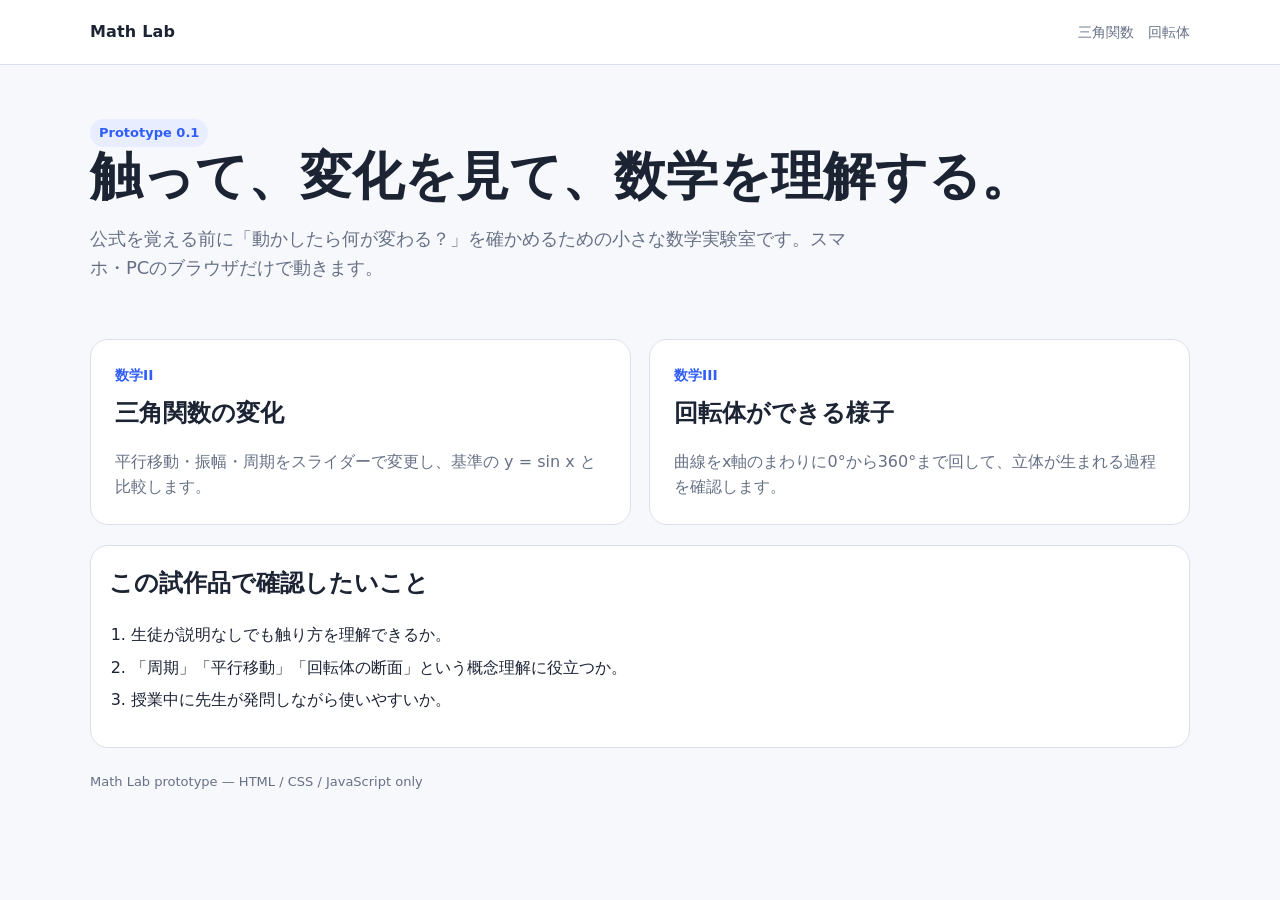
<file: index.html>
<!doctype html>
<html lang="ja">
<head>
  <meta charset="utf-8">
  <meta name="viewport" content="width=device-width, initial-scale=1">
  <title>Math Lab | 触ってわかる数学</title>
  <meta name="description" content="三角関数と回転体を、動かして理解する数学教材の試作品です。">
  <link rel="stylesheet" href="style.css">
</head>
<body>
  <header class="site-header">
    <div class="header-inner">
      <a class="brand" href="index.html">Math Lab</a>
      <nav class="nav" aria-label="メインナビゲーション">
        <a href="trig.html">三角関数</a>
        <a href="solid.html">回転体</a>
      </nav>
    </div>
  </header>

  <main class="container">
    <section class="hero">
      <span class="badge">Prototype 0.1</span>
      <h1>触って、変化を見て、数学を理解する。</h1>
      <p>公式を覚える前に「動かしたら何が変わる？」を確かめるための小さな数学実験室です。スマホ・PCのブラウザだけで動きます。</p>
    </section>

    <section class="cards" aria-label="教材一覧">
      <a class="card" href="trig.html">
        <div class="kicker">数学II</div>
        <h2>三角関数の変化</h2>
        <p>平行移動・振幅・周期をスライダーで変更し、基準の y = sin x と比較します。</p>
      </a>
      <a class="card" href="solid.html">
        <div class="kicker">数学III</div>
        <h2>回転体ができる様子</h2>
        <p>曲線をx軸のまわりに0°から360°まで回して、立体が生まれる過程を確認します。</p>
      </a>
    </section>

    <section class="panel lesson-box">
      <h2>この試作品で確認したいこと</h2>
      <ol>
        <li>生徒が説明なしでも触り方を理解できるか。</li>
        <li>「周期」「平行移動」「回転体の断面」という概念理解に役立つか。</li>
        <li>授業中に先生が発問しながら使いやすいか。</li>
      </ol>
    </section>

    <div class="footer">Math Lab prototype — HTML / CSS / JavaScript only</div>
  </main>
</body>
</html>
</file>
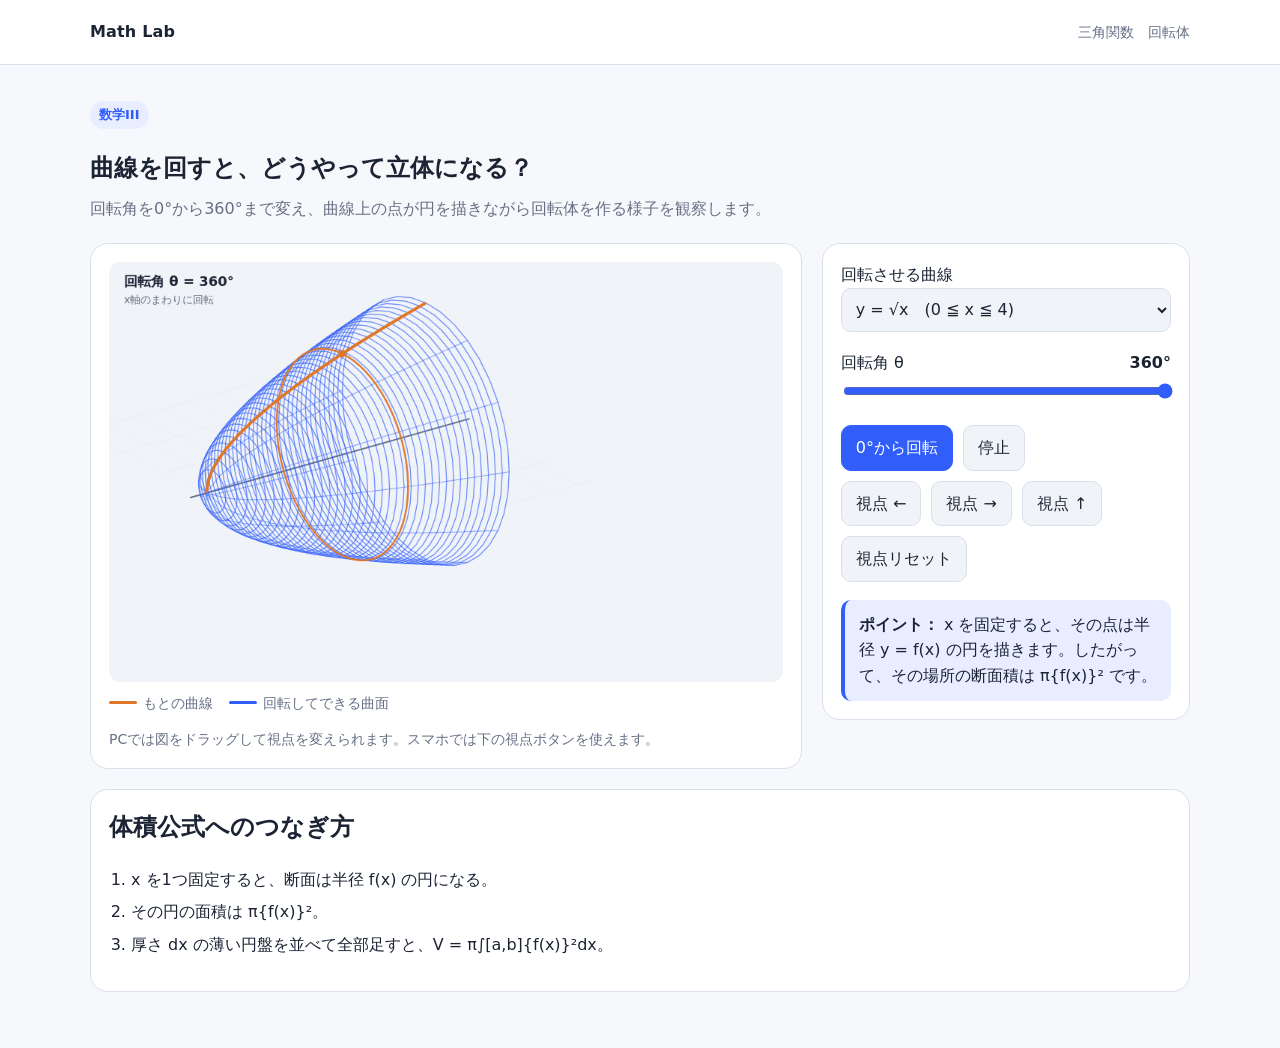
<file: solid.html>
<!doctype html>
<html lang="ja">
<head>
  <meta charset="utf-8">
  <meta name="viewport" content="width=device-width, initial-scale=1">
  <title>回転体ができる様子 | Math Lab</title>
  <meta name="description" content="曲線をx軸のまわりに回転させて回転体ができる様子を観察する教材です。">
  <link rel="stylesheet" href="style.css">
</head>
<body>
  <header class="site-header">
    <div class="header-inner">
      <a class="brand" href="index.html">Math Lab</a>
      <nav class="nav" aria-label="メインナビゲーション">
        <a href="trig.html">三角関数</a>
        <a href="solid.html">回転体</a>
      </nav>
    </div>
  </header>

  <main class="container">
    <section class="page-title">
      <span class="badge">数学III</span>
      <h1>曲線を回すと、どうやって立体になる？</h1>
      <p>回転角を0°から360°まで変え、曲線上の点が円を描きながら回転体を作る様子を観察します。</p>
    </section>

    <div class="lab-grid">
      <section class="panel visual-panel">
        <canvas id="solidCanvas" width="900" height="560" aria-label="回転体の3D風表示"></canvas>
        <div class="legend">
          <span class="legend-item"><span class="legend-line orange"></span>もとの曲線</span>
          <span class="legend-item"><span class="legend-line"></span>回転してできる曲面</span>
        </div>
        <p style="color:var(--muted);font-size:14px;margin-bottom:0">PCでは図をドラッグして視点を変えられます。スマホでは下の視点ボタンを使えます。</p>
      </section>

      <aside class="panel" aria-label="操作パネル">
        <div class="control-group">
          <label for="functionSelect">回転させる曲線</label>
          <select id="functionSelect">
            <option value="sqrt">y = √x　(0 ≦ x ≦ 4)</option>
            <option value="line">y = x　(0 ≦ x ≦ 3)</option>
            <option value="semi">y = √(4 − x²)　(0 ≦ x ≦ 2)</option>
          </select>
        </div>

        <div class="control-group">
          <div class="control-row"><label for="angle">回転角 θ</label><strong id="angleValue">360°</strong></div>
          <input id="angle" type="range" min="0" max="360" step="5" value="360">
        </div>

        <div class="button-row">
          <button class="primary" id="animateButton" type="button">0°から回転</button>
          <button id="pauseButton" type="button">停止</button>
        </div>

        <div class="button-row" style="margin-top:10px">
          <button id="viewLeft" type="button">視点 ←</button>
          <button id="viewRight" type="button">視点 →</button>
          <button id="viewUp" type="button">視点 ↑</button>
          <button id="resetView" type="button">視点リセット</button>
        </div>

        <div class="note" style="margin-top:18px">
          <p><strong>ポイント：</strong> x を固定すると、その点は半径 y = f(x) の円を描きます。したがって、その場所の断面積は π{f(x)}² です。</p>
        </div>
      </aside>
    </div>

    <section class="panel lesson-box">
      <h2>体積公式へのつなぎ方</h2>
      <ol>
        <li>x を1つ固定すると、断面は半径 f(x) の円になる。</li>
        <li>その円の面積は π{f(x)}²。</li>
        <li>厚さ dx の薄い円盤を並べて全部足すと、V = π∫[a,b]{f(x)}²dx。</li>
      </ol>
    </section>
  </main>

<script>
(() => {
  const canvas = document.getElementById('solidCanvas');
  const ctx = canvas.getContext('2d');
  const angle = document.getElementById('angle');
  const angleValue = document.getElementById('angleValue');
  const functionSelect = document.getElementById('functionSelect');

  const configs = {
    sqrt: { maxX: 4, fn: x => Math.sqrt(x) },
    line: { maxX: 3, fn: x => x },
    semi: { maxX: 2, fn: x => Math.sqrt(Math.max(0, 4 - x * x)) }
  };

  let yaw = -0.65;
  let pitch = 0.38;
  let animationId = null;
  let dragging = false;
  let lastX = 0, lastY = 0;

  function css(name, fallback) {
    const value = getComputedStyle(document.documentElement).getPropertyValue(name).trim();
    return value || fallback;
  }

  function project(x, y, z) {
    const cy = Math.cos(yaw), sy = Math.sin(yaw);
    const cp = Math.cos(pitch), sp = Math.sin(pitch);

    const X1 = x * cy - z * sy;
    const Z1 = x * sy + z * cy;
    const Y2 = y * cp - Z1 * sp;
    const Z2 = y * sp + Z1 * cp;

    const scale = 92;
    const centerX = 130;
    const centerY = canvas.height * 0.55;
    return [centerX + X1 * scale, centerY - Y2 * scale, Z2];
  }

  function stroke3D(points, color, width = 1, alpha = 1) {
    if (points.length < 2) return;
    ctx.save();
    ctx.globalAlpha = alpha;
    ctx.strokeStyle = color;
    ctx.lineWidth = width;
    ctx.beginPath();
    points.forEach((p, i) => {
      const q = project(p[0], p[1], p[2]);
      if (i === 0) ctx.moveTo(q[0], q[1]);
      else ctx.lineTo(q[0], q[1]);
    });
    ctx.stroke();
    ctx.restore();
  }

  function drawPoint(x, y, z, color, radius = 4) {
    const p = project(x, y, z);
    ctx.save();
    ctx.fillStyle = color;
    ctx.beginPath();
    ctx.arc(p[0], p[1], radius, 0, Math.PI * 2);
    ctx.fill();
    ctx.restore();
  }

  function draw() {
    const bg = css('--panel-2', '#f0f3f8');
    const grid = css('--grid', '#e8ecf3');
    const muted = css('--muted', '#667085');
    const curve = css('--curve', '#315efb');
    const curve2 = css('--curve-2', '#e07627');
    const text = css('--text', '#1c2434');

    ctx.clearRect(0, 0, canvas.width, canvas.height);
    ctx.fillStyle = bg;
    ctx.fillRect(0, 0, canvas.width, canvas.height);

    const cfg = configs[functionSelect.value];
    const maxTheta = Number(angle.value) * Math.PI / 180;
    angleValue.textContent = `${angle.value}°`;

    // guide floor lines
    for (let z = -3; z <= 3; z += 1) {
      stroke3D([[0, 0, z], [cfg.maxX + .8, 0, z]], grid, 1, .65);
    }
    for (let x = 0; x <= cfg.maxX + .5; x += .5) {
      stroke3D([[x, 0, -3], [x, 0, 3]], grid, 1, .5);
    }

    stroke3D([[-.3, 0, 0], [cfg.maxX + .8, 0, 0]], muted, 2, 1);

    const xSteps = 38;
    const thetaSteps = Math.max(2, Math.round(36 * maxTheta / (2 * Math.PI)));

    // circles/arcs created by fixed x values
    for (let i = 0; i <= xSteps; i++) {
      const x = cfg.maxX * i / xSteps;
      const r = cfg.fn(x);
      const pts = [];
      for (let j = 0; j <= thetaSteps; j++) {
        const t = maxTheta * j / thetaSteps;
        pts.push([x, r * Math.cos(t), r * Math.sin(t)]);
      }
      stroke3D(pts, curve, 1.25, .7);
    }

    // longitudinal surface lines
    const longCount = Math.max(1, Math.min(12, thetaSteps));
    for (let j = 0; j <= longCount; j++) {
      const t = maxTheta * j / longCount;
      const pts = [];
      for (let i = 0; i <= xSteps; i++) {
        const x = cfg.maxX * i / xSteps;
        const r = cfg.fn(x);
        pts.push([x, r * Math.cos(t), r * Math.sin(t)]);
      }
      stroke3D(pts, curve, 1.15, .5);
    }

    // original profile
    const profile = [];
    for (let i = 0; i <= 100; i++) {
      const x = cfg.maxX * i / 100;
      profile.push([x, cfg.fn(x), 0]);
    }
    stroke3D(profile, curve2, 4, 1);

    // highlight one representative point and its circular path
    const hx = cfg.maxX * 0.62;
    const hr = cfg.fn(hx);
    const pathPts = [];
    const displayTheta = Math.max(maxTheta, 0.001);
    for (let j = 0; j <= 70; j++) {
      const t = displayTheta * j / 70;
      pathPts.push([hx, hr * Math.cos(t), hr * Math.sin(t)]);
    }
    stroke3D(pathPts, curve2, 2.5, .95);
    drawPoint(hx, hr * Math.cos(maxTheta), hr * Math.sin(maxTheta), curve2, 5);

    ctx.save();
    ctx.fillStyle = text;
    ctx.font = '600 18px system-ui, sans-serif';
    ctx.fillText(`回転角 θ = ${angle.value}°`, 20, 32);
    ctx.font = '14px system-ui, sans-serif';
    ctx.fillStyle = muted;
    ctx.fillText('x軸のまわりに回転', 20, 55);
    ctx.restore();
  }

  function stopAnimation() {
    if (animationId !== null) {
      cancelAnimationFrame(animationId);
      animationId = null;
    }
  }

  function animate() {
    stopAnimation();
    angle.value = 0;
    const reduceMotion = window.matchMedia('(prefers-reduced-motion: reduce)').matches;
    if (reduceMotion) {
      angle.value = 360;
      draw();
      return;
    }
    let start = null;
    const step = timestamp => {
      if (start === null) start = timestamp;
      const progress = Math.min(1, (timestamp - start) / 3000);
      angle.value = String(Math.round((progress * 360) / 5) * 5);
      draw();
      if (progress < 1) animationId = requestAnimationFrame(step);
      else animationId = null;
    };
    animationId = requestAnimationFrame(step);
  }

  angle.addEventListener('input', () => { stopAnimation(); draw(); });
  functionSelect.addEventListener('change', () => { stopAnimation(); draw(); });
  document.getElementById('animateButton').addEventListener('click', animate);
  document.getElementById('pauseButton').addEventListener('click', stopAnimation);
  document.getElementById('viewLeft').addEventListener('click', () => { yaw -= .18; draw(); });
  document.getElementById('viewRight').addEventListener('click', () => { yaw += .18; draw(); });
  document.getElementById('viewUp').addEventListener('click', () => { pitch = Math.max(-.1, pitch - .14); draw(); });
  document.getElementById('resetView').addEventListener('click', () => { yaw = -.65; pitch = .38; draw(); });

  canvas.addEventListener('pointerdown', e => {
    dragging = true;
    lastX = e.clientX;
    lastY = e.clientY;
    canvas.setPointerCapture(e.pointerId);
  });
  canvas.addEventListener('pointermove', e => {
    if (!dragging) return;
    const dx = e.clientX - lastX;
    const dy = e.clientY - lastY;
    yaw += dx * .008;
    pitch = Math.max(-.8, Math.min(.8, pitch + dy * .006));
    lastX = e.clientX;
    lastY = e.clientY;
    draw();
  });
  canvas.addEventListener('pointerup', e => {
    dragging = false;
    if (canvas.hasPointerCapture(e.pointerId)) canvas.releasePointerCapture(e.pointerId);
  });
  canvas.addEventListener('pointercancel', () => { dragging = false; });

  window.addEventListener('resize', draw);
  draw();
})();
</script>
</body>
</html>
</file>
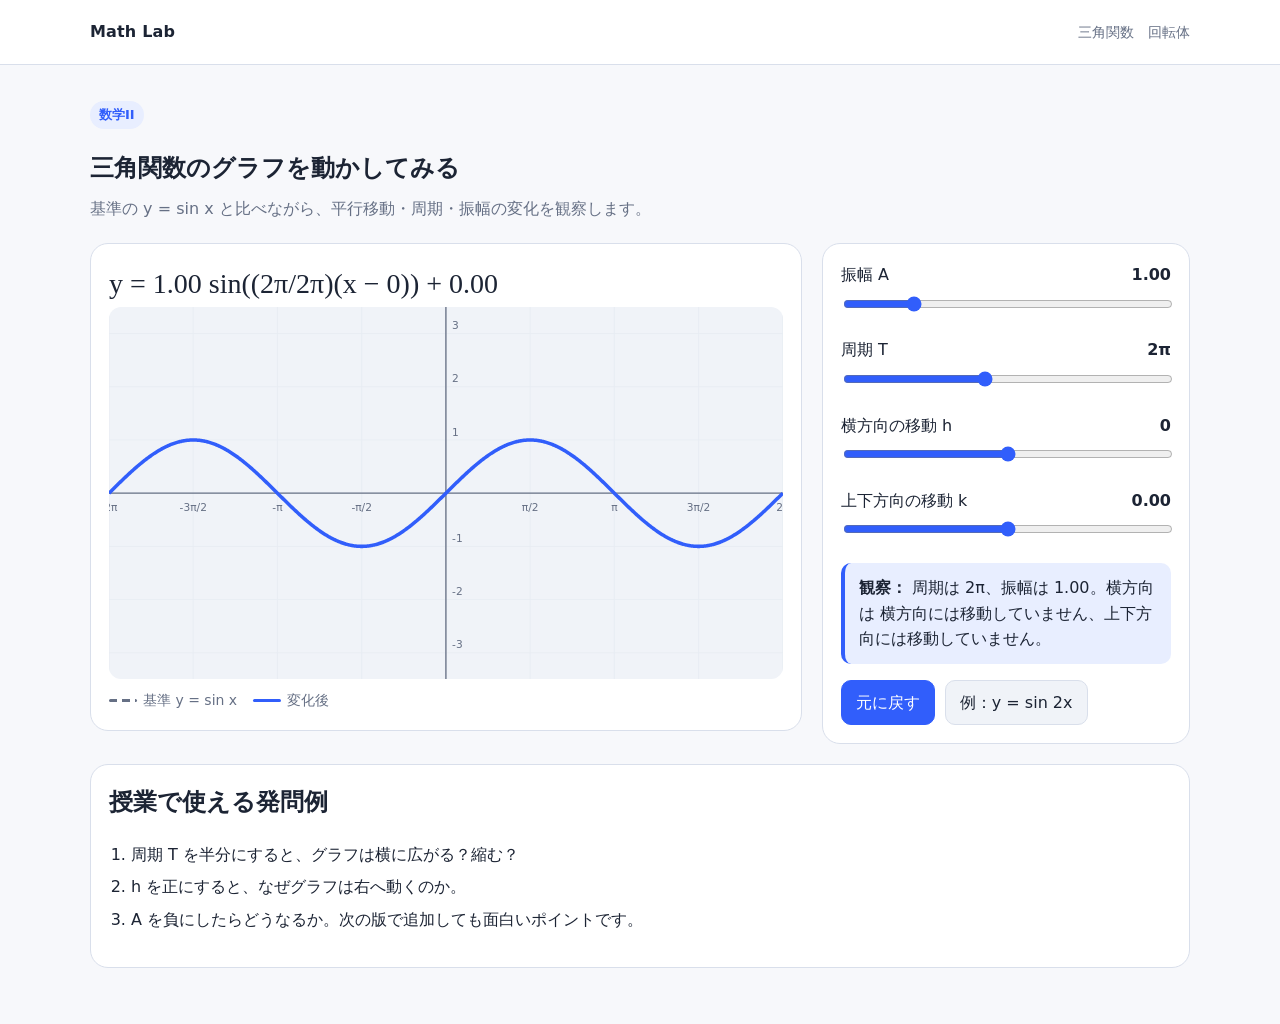
<file: trig.html>
<!doctype html>
<html lang="ja">
<head>
  <meta charset="utf-8">
  <meta name="viewport" content="width=device-width, initial-scale=1">
  <title>三角関数の変化 | Math Lab</title>
  <meta name="description" content="三角関数の平行移動、振幅、周期の変化を操作して学ぶ教材です。">
  <link rel="stylesheet" href="style.css">
</head>
<body>
  <header class="site-header">
    <div class="header-inner">
      <a class="brand" href="index.html">Math Lab</a>
      <nav class="nav" aria-label="メインナビゲーション">
        <a href="trig.html">三角関数</a>
        <a href="solid.html">回転体</a>
      </nav>
    </div>
  </header>

  <main class="container">
    <section class="page-title">
      <span class="badge">数学II</span>
      <h1>三角関数のグラフを動かしてみる</h1>
      <p>基準の y = sin x と比べながら、平行移動・周期・振幅の変化を観察します。</p>
    </section>

    <div class="lab-grid">
      <section class="panel visual-panel">
        <div class="formula" id="formula" aria-live="polite"></div>
        <svg id="graph" viewBox="0 0 760 420" role="img" aria-label="三角関数のグラフ">
          <g id="grid"></g>
          <path id="baseCurve" fill="none" stroke="var(--muted)" stroke-width="2" stroke-dasharray="8 7"></path>
          <path id="mainCurve" fill="none" stroke="var(--curve)" stroke-width="4"></path>
        </svg>
        <div class="legend">
          <span class="legend-item"><span class="legend-line dashed"></span>基準 y = sin x</span>
          <span class="legend-item"><span class="legend-line"></span>変化後</span>
        </div>
      </section>

      <aside class="panel" aria-label="操作パネル">
        <div class="control-group">
          <div class="control-row"><label for="amp">振幅 A</label><strong id="ampValue"></strong></div>
          <input id="amp" type="range" min="0.5" max="3" step="0.25" value="1">
        </div>

        <div class="control-group">
          <div class="control-row"><label for="period">周期 T</label><strong id="periodValue"></strong></div>
          <input id="period" type="range" min="1.5708" max="12.5664" step="0.15708" value="6.2832">
        </div>

        <div class="control-group">
          <div class="control-row"><label for="horizontal">横方向の移動 h</label><strong id="horizontalValue"></strong></div>
          <input id="horizontal" type="range" min="-6.2832" max="6.2832" step="0.15708" value="0">
        </div>

        <div class="control-group">
          <div class="control-row"><label for="vertical">上下方向の移動 k</label><strong id="verticalValue"></strong></div>
          <input id="vertical" type="range" min="-2" max="2" step="0.25" value="0">
        </div>

        <div class="note" id="observation" aria-live="polite"></div>

        <div class="button-row" style="margin-top:16px">
          <button class="primary" id="resetButton" type="button">元に戻す</button>
          <button id="exampleButton" type="button">例：y = sin 2x</button>
        </div>
      </aside>
    </div>

    <section class="panel lesson-box">
      <h2>授業で使える発問例</h2>
      <ol>
        <li>周期 T を半分にすると、グラフは横に広がる？縮む？</li>
        <li>h を正にすると、なぜグラフは右へ動くのか。</li>
        <li>A を負にしたらどうなるか。次の版で追加しても面白いポイントです。</li>
      </ol>
    </section>
  </main>

<script>
(() => {
  const svg = document.getElementById('graph');
  const grid = document.getElementById('grid');
  const baseCurve = document.getElementById('baseCurve');
  const mainCurve = document.getElementById('mainCurve');
  const formula = document.getElementById('formula');
  const observation = document.getElementById('observation');

  const amp = document.getElementById('amp');
  const period = document.getElementById('period');
  const horizontal = document.getElementById('horizontal');
  const vertical = document.getElementById('vertical');

  const ampValue = document.getElementById('ampValue');
  const periodValue = document.getElementById('periodValue');
  const horizontalValue = document.getElementById('horizontalValue');
  const verticalValue = document.getElementById('verticalValue');

  const W = 760, H = 420;
  const xMin = -2 * Math.PI, xMax = 2 * Math.PI;
  const yMin = -3.5, yMax = 3.5;
  const sx = x => W * (x - xMin) / (xMax - xMin);
  const sy = y => H - H * (y - yMin) / (yMax - yMin);

  function piLabel(value) {
    const q = value / Math.PI;
    const near = (a, b) => Math.abs(a - b) < 0.035;
    if (near(q, 0)) return '0';
    if (near(q, 2)) return '2π';
    if (near(q, -2)) return '-2π';
    if (near(q, 1)) return 'π';
    if (near(q, -1)) return '-π';
    if (near(q, .5)) return 'π/2';
    if (near(q, -.5)) return '-π/2';
    if (near(q, 1.5)) return '3π/2';
    if (near(q, -1.5)) return '-3π/2';
    return q.toFixed(2) + 'π';
  }

  function buildGrid() {
    let html = '';
    for (let n = -4; n <= 4; n++) {
      const x = n * Math.PI / 2;
      html += `<line x1="${sx(x)}" y1="0" x2="${sx(x)}" y2="${H}" stroke="var(--grid)" stroke-width="1" />`;
      if (n !== 0) html += `<text x="${sx(x)}" y="${sy(0)+20}" text-anchor="middle" font-size="12" fill="var(--muted)">${piLabel(x)}</text>`;
    }
    for (let y = -3; y <= 3; y++) {
      html += `<line x1="0" y1="${sy(y)}" x2="${W}" y2="${sy(y)}" stroke="var(--grid)" stroke-width="1" />`;
      if (y !== 0) html += `<text x="${sx(0)+7}" y="${sy(y)-5}" font-size="12" fill="var(--muted)">${y}</text>`;
    }
    html += `<line x1="0" y1="${sy(0)}" x2="${W}" y2="${sy(0)}" stroke="var(--muted)" stroke-width="1.5" />`;
    html += `<line x1="${sx(0)}" y1="0" x2="${sx(0)}" y2="${H}" stroke="var(--muted)" stroke-width="1.5" />`;
    grid.innerHTML = html;
  }

  function pathFor(fn) {
    let d = '';
    for (let i = 0; i <= 900; i++) {
      const x = xMin + (xMax - xMin) * i / 900;
      d += `${i === 0 ? 'M' : 'L'}${sx(x).toFixed(2)} ${sy(fn(x)).toFixed(2)} `;
    }
    return d;
  }

  function draw() {
    const A = Number(amp.value);
    const T = Number(period.value);
    const h = Number(horizontal.value);
    const k = Number(vertical.value);
    const omega = 2 * Math.PI / T;

    baseCurve.setAttribute('d', pathFor(x => Math.sin(x)));
    mainCurve.setAttribute('d', pathFor(x => A * Math.sin(omega * (x - h)) + k));

    ampValue.textContent = A.toFixed(2);
    periodValue.textContent = piLabel(T);
    horizontalValue.textContent = piLabel(h);
    verticalValue.textContent = k.toFixed(2);

    const signK = k >= 0 ? '+' : '−';
    formula.textContent = `y = ${A.toFixed(2)} sin((2π/${piLabel(T)})(x − ${piLabel(h)})) ${signK} ${Math.abs(k).toFixed(2)}`;

    const direction = h > 0.03 ? '右' : h < -0.03 ? '左' : '横方向には移動していません';
    const verticalText = k > 0.03 ? `上に ${Math.abs(k).toFixed(2)}` : k < -0.03 ? `下に ${Math.abs(k).toFixed(2)}` : '上下方向には移動していません';
    observation.innerHTML = `<p><strong>観察：</strong> 周期は ${piLabel(T)}、振幅は ${A.toFixed(2)}。横方向は ${Math.abs(h) < .03 ? direction : `${direction}へ ${piLabel(Math.abs(h))}`}、${verticalText}。</p>`;
  }

  function reset() {
    amp.value = 1;
    period.value = 2 * Math.PI;
    horizontal.value = 0;
    vertical.value = 0;
    draw();
  }

  [amp, period, horizontal, vertical].forEach(el => el.addEventListener('input', draw));
  document.getElementById('resetButton').addEventListener('click', reset);
  document.getElementById('exampleButton').addEventListener('click', () => {
    amp.value = 1;
    period.value = Math.PI;
    horizontal.value = 0;
    vertical.value = 0;
    draw();
  });

  buildGrid();
  reset();
})();
</script>
</body>
</html>
</file>
<file: style.css>
:root {
  color-scheme: light dark;
  --bg: #f7f8fb;
  --panel: #ffffff;
  --panel-2: #f0f3f8;
  --text: #1c2434;
  --muted: #667085;
  --border: #d9dfeb;
  --accent: #315efb;
  --accent-soft: #e8eeff;
  --good: #0f8a5f;
  --danger: #c84141;
  --grid: #e8ecf3;
  --curve: #315efb;
  --curve-2: #e07627;
}

@media (prefers-color-scheme: dark) {
  :root {
    --bg: #10131a;
    --panel: #181d27;
    --panel-2: #222938;
    --text: #f3f5f9;
    --muted: #aeb8c7;
    --border: #303949;
    --accent: #7c9cff;
    --accent-soft: #263457;
    --good: #5fd0a6;
    --danger: #ff8686;
    --grid: #283041;
    --curve: #7c9cff;
    --curve-2: #ffad66;
  }
}

* { box-sizing: border-box; }
html { scroll-behavior: smooth; }
body {
  margin: 0;
  font-family: system-ui, -apple-system, BlinkMacSystemFont, "Segoe UI", sans-serif;
  background: var(--bg);
  color: var(--text);
  line-height: 1.6;
}

a { color: inherit; }
button, input, select { font: inherit; }

.site-header {
  border-bottom: 1px solid var(--border);
  background: color-mix(in srgb, var(--panel) 92%, transparent);
  position: sticky;
  top: 0;
  z-index: 10;
  backdrop-filter: blur(10px);
}

.header-inner,
.container {
  width: min(1100px, calc(100% - 32px));
  margin: 0 auto;
}

.header-inner {
  min-height: 64px;
  display: flex;
  align-items: center;
  justify-content: space-between;
  gap: 16px;
}

.brand {
  font-weight: 800;
  text-decoration: none;
  letter-spacing: .01em;
}

.nav {
  display: flex;
  gap: 14px;
  flex-wrap: wrap;
}

.nav a {
  color: var(--muted);
  text-decoration: none;
  font-size: 14px;
}

.nav a:hover { color: var(--text); }

.container { padding: 36px 0 56px; }
.hero { padding: 18px 0 10px; }
.hero h1 {
  margin: 0 0 10px;
  font-size: clamp(30px, 5vw, 52px);
  line-height: 1.15;
}
.hero p { max-width: 760px; color: var(--muted); font-size: 18px; }

.cards {
  display: grid;
  grid-template-columns: repeat(2, minmax(0, 1fr));
  gap: 18px;
  margin-top: 28px;
}

.card,
.panel {
  background: var(--panel);
  border: 1px solid var(--border);
  border-radius: 18px;
}

.card {
  padding: 24px;
  text-decoration: none;
  transition: transform .15s ease, border-color .15s ease;
}

.card:hover {
  transform: translateY(-2px);
  border-color: var(--accent);
}

.card .kicker { color: var(--accent); font-weight: 700; font-size: 14px; }
.card h2 { margin: 8px 0 8px; }
.card p { color: var(--muted); margin-bottom: 0; }

.page-title { margin-bottom: 22px; }
.page-title h1 { margin-bottom: 8px; }
.page-title p { color: var(--muted); margin: 0; }

.lab-grid {
  display: grid;
  grid-template-columns: minmax(0, 1.45fr) minmax(280px, .75fr);
  gap: 20px;
  align-items: start;
}

.panel { padding: 18px; }
.panel h2, .panel h3 { margin-top: 0; }
.visual-panel { overflow: hidden; }

svg, canvas {
  display: block;
  width: 100%;
  height: auto;
  border-radius: 12px;
  background: var(--panel-2);
}

.control-group { margin-bottom: 18px; }
.control-row {
  display: flex;
  justify-content: space-between;
  gap: 12px;
  align-items: baseline;
  margin-bottom: 6px;
}
.control-row strong { font-variant-numeric: tabular-nums; }

input[type="range"] { width: 100%; accent-color: var(--accent); }
select {
  width: 100%;
  min-height: 44px;
  border-radius: 10px;
  border: 1px solid var(--border);
  background: var(--panel-2);
  color: var(--text);
  padding: 8px 10px;
}

button,
.btn {
  min-height: 44px;
  border-radius: 10px;
  padding: 9px 14px;
  border: 1px solid var(--border);
  background: var(--panel-2);
  color: var(--text);
  cursor: pointer;
}

button.primary,
.btn.primary {
  background: var(--accent);
  border-color: var(--accent);
  color: white;
}

.button-row { display: flex; gap: 10px; flex-wrap: wrap; }

.formula {
  font-family: "Cambria Math", "Times New Roman", serif;
  font-size: clamp(19px, 3vw, 28px);
  overflow-wrap: anywhere;
}

.note {
  border-left: 4px solid var(--accent);
  padding: 12px 14px;
  background: var(--accent-soft);
  border-radius: 10px;
}
.note p { margin: 0; }

.legend {
  margin-top: 10px;
  display: flex;
  gap: 16px;
  flex-wrap: wrap;
  color: var(--muted);
  font-size: 14px;
}
.legend-item { display: inline-flex; align-items: center; gap: 6px; }
.legend-line { width: 28px; height: 3px; border-radius: 999px; background: var(--curve); }
.legend-line.dashed { background: repeating-linear-gradient(90deg, var(--muted) 0 8px, transparent 8px 13px); }
.legend-line.orange { background: var(--curve-2); }

.badge {
  display: inline-flex;
  align-items: center;
  min-height: 28px;
  padding: 3px 9px;
  border-radius: 999px;
  background: var(--accent-soft);
  color: var(--accent);
  font-size: 13px;
  font-weight: 700;
}

.lesson-box { margin-top: 20px; }
.lesson-box ol { padding-left: 22px; }
.lesson-box li + li { margin-top: 7px; }

.footer {
  color: var(--muted);
  font-size: 13px;
  padding-top: 24px;
}

@media (max-width: 800px) {
  .cards, .lab-grid { grid-template-columns: 1fr; }
  .header-inner { align-items: flex-start; padding: 12px 0; flex-direction: column; }
  .site-header { position: static; }
  .container { padding-top: 24px; }
}

@media (prefers-reduced-motion: reduce) {
  * { scroll-behavior: auto !important; transition: none !important; }
}
</file>
